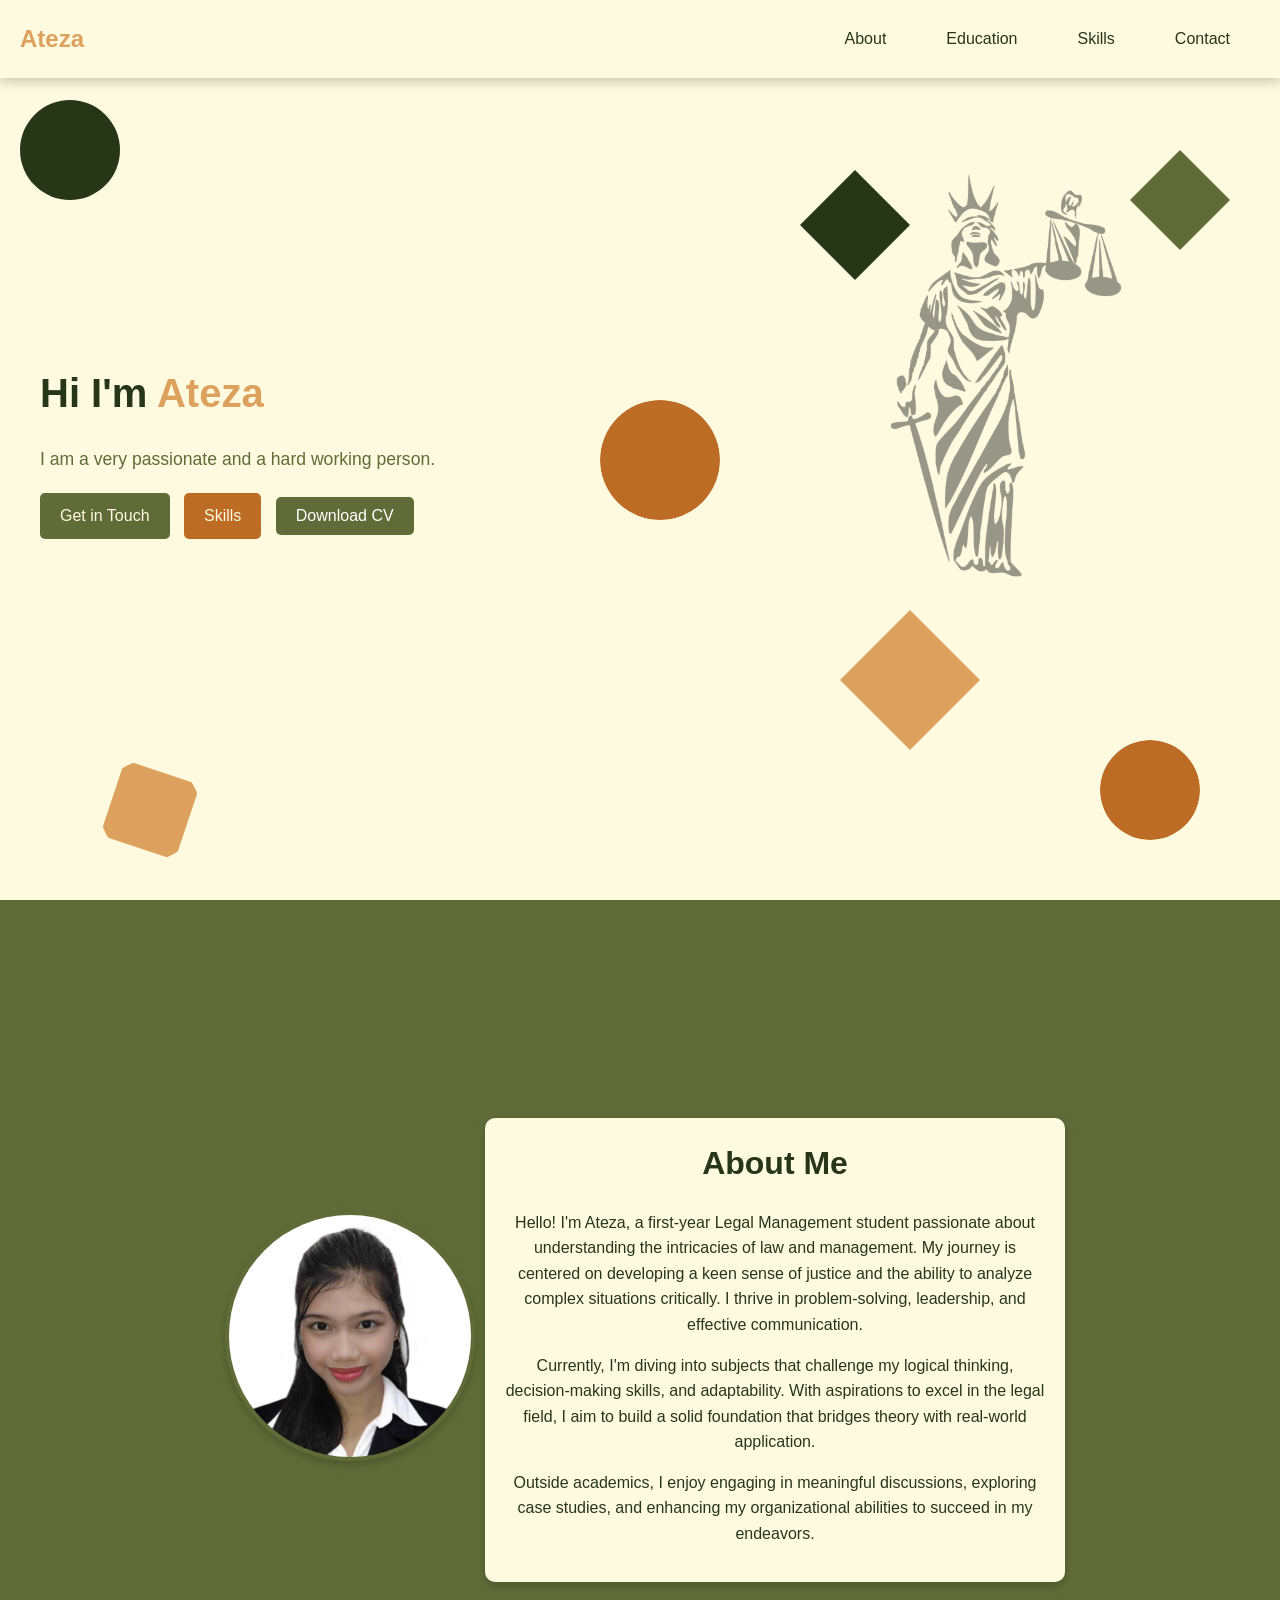
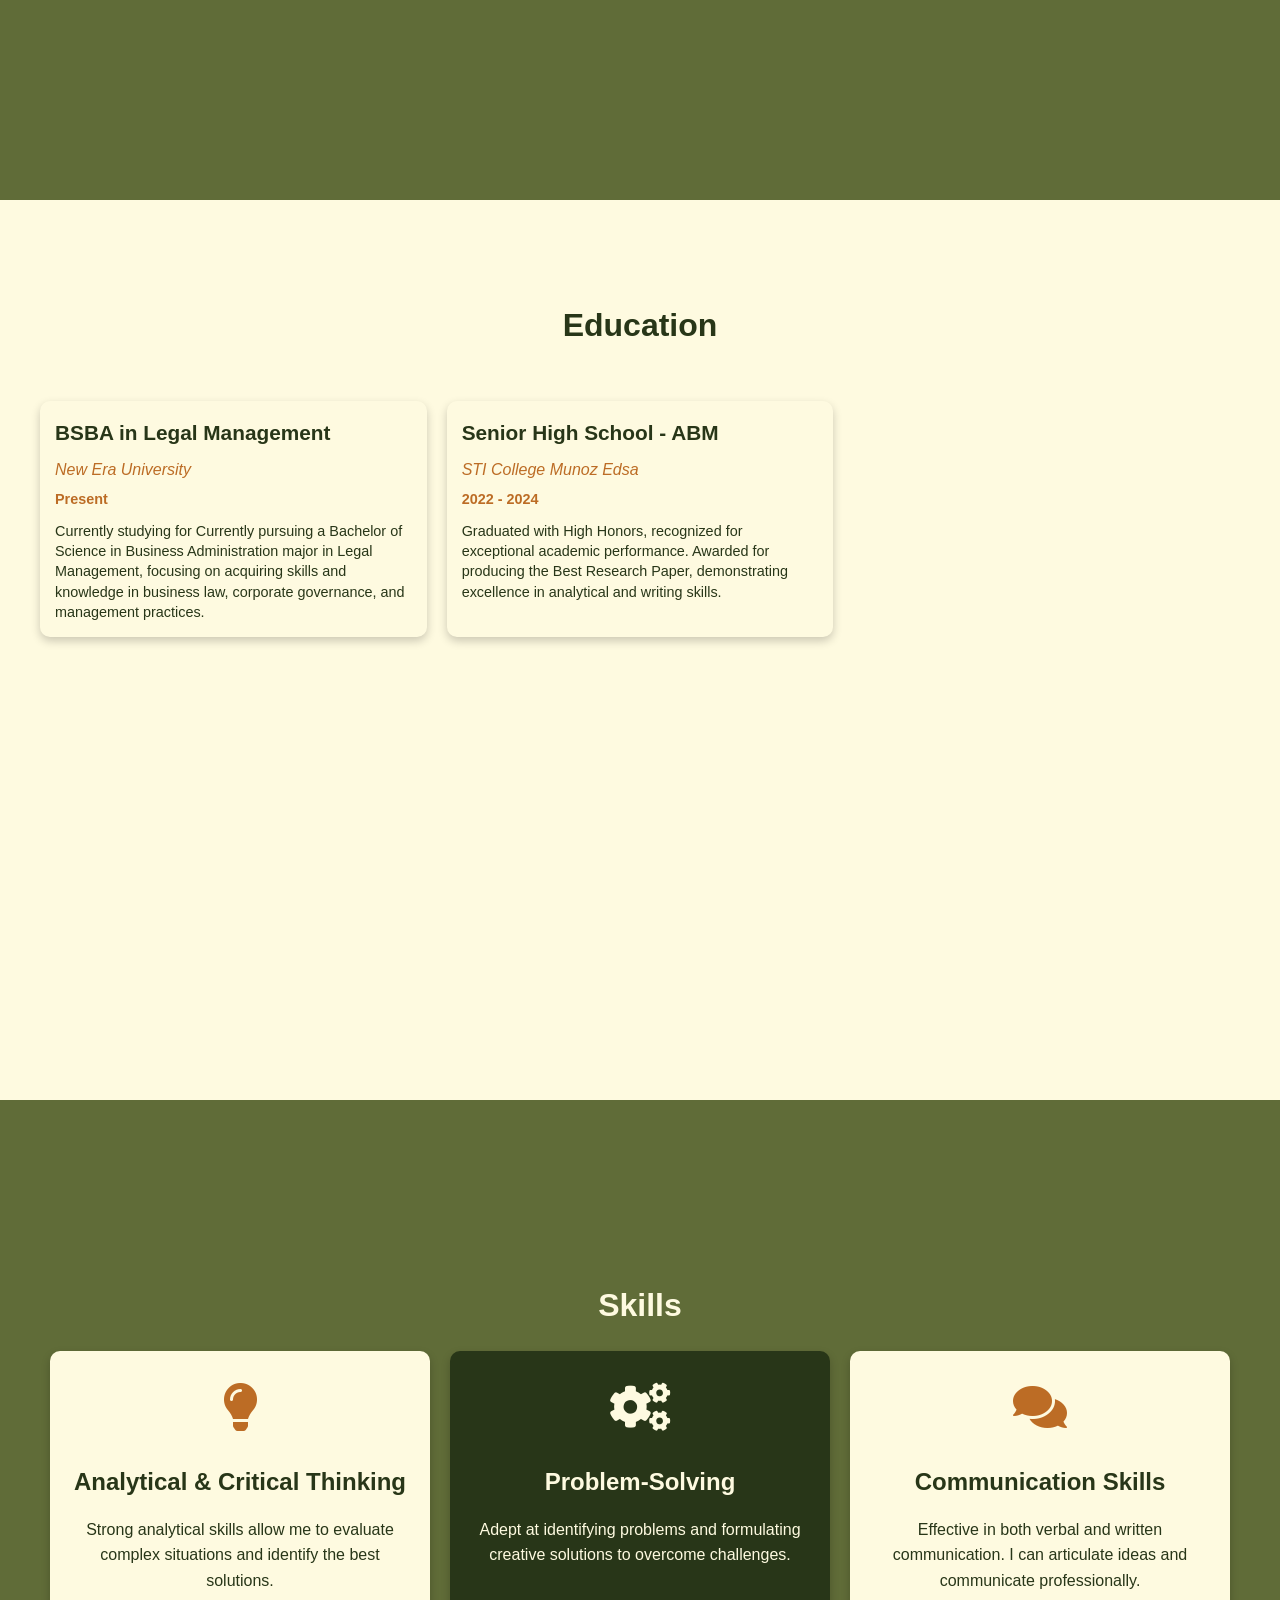
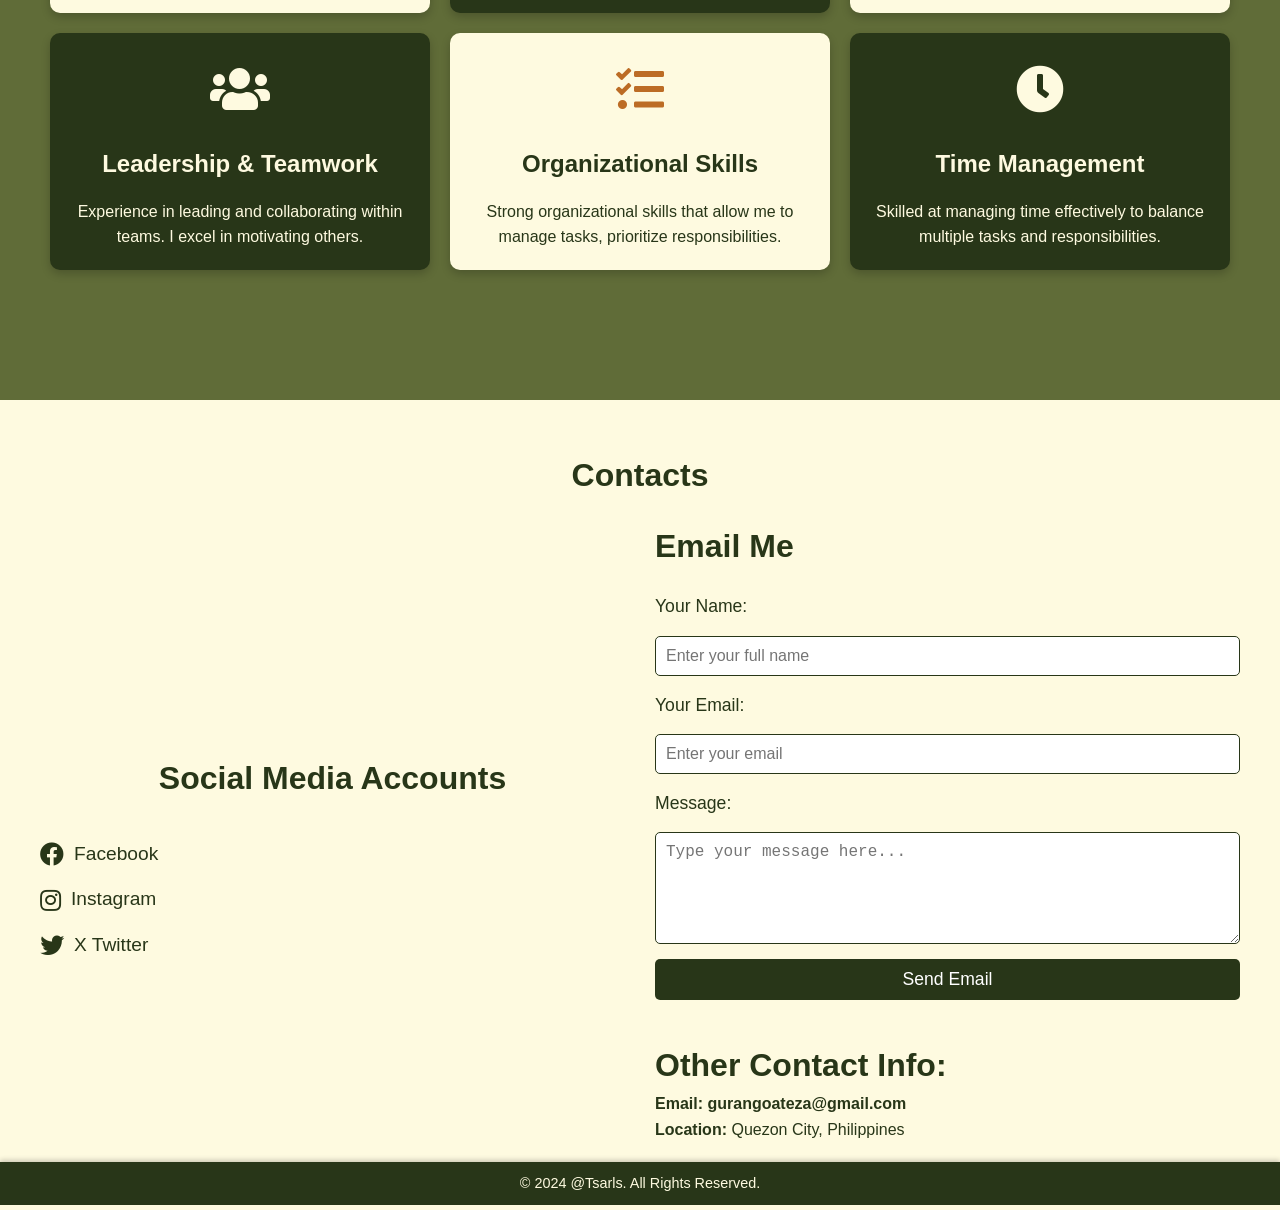
<file: index.html>
<!DOCTYPE html>
<html lang="en">
<head>
    <meta charset="UTF-8">
    <meta name="viewport" content="width=device-width, initial-scale=1.0">
    <title>Ateza Resume</title>
    <link rel="icon" href="assets/images/Legal-logo.png" type="image/png">
    <link rel="stylesheet" href="assets/css/style.css">
    <link rel="stylesheet" href="https://cdn.jsdelivr.net/npm/aos@2.3.4/dist/aos.css">
    <link href="https://cdnjs.cloudflare.com/ajax/libs/font-awesome/5.15.4/css/all.min.css" rel="stylesheet">
    <script src="https://cdn.jsdelivr.net/npm/aos@2.3.4/dist/aos.js"></script>
</head>
<body>
    <header>
        <nav class="navbar">
            <div class="logo">Ateza</div>
            <ul class="nav-links">
                <li><a href="#about">About</a></li>
                <li><a href="#education">Education</a></li>
                <li><a href="#skills">Skills</a></li>
                <li><a href="#contact">Contact</a></li>
            </ul>
            <div class="burger">
                <div class="line1"></div>
                <div class="line2"></div>
                <div class="line3"></div>
            </div>
        </nav>
    </header>

    <section id="home" class="welcome-section">
        <div class="content">
            <h1>Hi I'm <span>Ateza</span></h1>
            <p>I am a very passionate and a hard working person.</p>
            <div class="cta-buttons">
                <a href="#contact" class="btn-secondary">Get in Touch</a>
                <a href="#skills" class="btn-primary">Skills</a>
                <button onclick="downloadCV()" class="btn-download">Download CV</button>
            </div>
        </div>
        <div class="shapes-container">
            <img src="assets/images/Legal-logo.png" alt="">
            <div class="shape shape1"></div>
            <div class="shape shape2"></div>
            <div class="shape shape3"></div>
            <div class="shape shape4"></div>
            <div class="shape shape5"></div>
            <div class="shape shape6"></div>
            <div class="shape shape7"></div>
        </div>
    </section>

    <!-- About Section -->
    <section id="about">
        <div class="about-container" data-aos="fade-up">
            <div class="about-image" data-aos="zoom-in">
                <img src="assets/images/Pic.jpg" alt="Your Photo">
            </div>
            <div class="about-content" data-aos="fade-left">
                <h2>About Me</h2>
                <p>Hello! I'm Ateza, a first-year Legal Management student passionate about understanding the intricacies of law and management. My journey is centered on developing a keen sense of justice and the ability to analyze complex situations critically. I thrive in problem-solving, leadership, and effective communication.</p>
                <p>Currently, I'm diving into subjects that challenge my logical thinking, decision-making skills, and adaptability. With aspirations to excel in the legal field, I aim to build a solid foundation that bridges theory with real-world application.</p>
                <p>Outside academics, I enjoy engaging in meaningful discussions, exploring case studies, and enhancing my organizational abilities to succeed in my endeavors.</p>
            </div>
        </div>
    </section>


<!-- Education Section -->
<section id="education">
    <h2>Education</h2>
    <div class="education-container">
        <!-- First Education Entry -->
        <div class="education-card">
            <h3>BSBA in Legal Management</h3>
            <p class="institution">New Era University</p>
            <p class="year">Present</p>
            <p class="description">
                Currently studying for Currently pursuing a Bachelor of Science in Business Administration major in Legal Management, focusing on acquiring skills and knowledge in business law, corporate governance, and management practices.
            </p>
        </div>

        <!-- Second Education Entry -->
        <div class="education-card">
            <h3>Senior High School - ABM</h3>
            <p class="institution">STI College Munoz Edsa</p>
            <p class="year">2022 - 2024</p>
            <p class="description">
                Graduated with High Honors, recognized for exceptional academic performance. Awarded for producing the Best Research Paper, demonstrating excellence in analytical and writing skills.
            </p>
        </div>

    </div>
</section>

 <!-- Skills Section -->
<section id="skills">
    <h2>Skills</h2>
    <div class="skills-container">
        <!-- Analytical and Critical Thinking -->
        <div class="skill-card cream">
            <div class="skill-icon">
                <i class="fas fa-lightbulb"></i>
            </div>
            <h3>Analytical & Critical Thinking</h3>
            <p>Strong analytical skills allow me to evaluate complex situations and identify the best solutions.</p>
        </div>

         <!-- Problem Solving Skills -->
         <div class="skill-card dark-green">
            <div class="skill-icon">
                <i class="fas fa-cogs"></i>
            </div>
            <h3>Problem-Solving</h3>
            <p>Adept at identifying problems and formulating creative solutions to overcome challenges.</p>
        </div>

        <!-- Communication Skills -->
        <div class="skill-card cream">
            <div class="skill-icon">
                <i class="fas fa-comments"></i>
            </div>
            <h3>Communication Skills</h3>
            <p>Effective in both verbal and written communication. I can articulate ideas and communicate professionally.</p>
        </div>

        <!-- Leadership and Teamwork -->
        <div class="skill-card dark-green">
            <div class="skill-icon">
                <i class="fas fa-users"></i>
            </div>
            <h3>Leadership & Teamwork</h3>
            <p>Experience in leading and collaborating within teams. I excel in motivating others.</p>
        </div>

        <!-- Organizational Skills -->
        <div class="skill-card cream">
            <div class="skill-icon">
                <i class="fas fa-tasks"></i>
            </div>
            <h3>Organizational Skills</h3>
            <p>Strong organizational skills that allow me to manage tasks, prioritize responsibilities.</p>
        </div>

        <!-- Time Management -->
        <div class="skill-card dark-green">
            <div class="skill-icon">
                <i class="fas fa-clock"></i>
            </div>
            <h3>Time Management</h3>
            <p>Skilled at managing time effectively to balance multiple tasks and responsibilities.</p>
        </div>
    </div>
</section>
<section id="contact">
    <h2>Contacts</h2>
    <div class="contact-container">
        <!-- Left: Social Media Accounts -->
        <div class="social-links">
            <h2>Social Media Accounts</h2>
            <a href="https://www.facebook.com/atezahahahah" target="_blank" class="social-icon">
                <i class="fab fa-facebook"></i> Facebook
            </a>
            <a href="https://www.instagram.com/keeeiinnnn/profilecard/?igsh=MTF6dDJtejI3MmF1Zw==" target="_blank" class="social-icon">
                <i class="fab fa-instagram"></i> Instagram
            </a>
            <a href="https://twitter.com" target="_blank" class="social-icon">
                <i class="fab fa-twitter"></i> X Twitter 
            </a>
        </div>

        <!-- Right: Contact Details and Form -->
        <div class="contact-details">
            <h3>Email Me</h3>

            <!-- Form -->
            <form action="mailto:gurangoateza@gmail.com" method="post" enctype="text/plain" class="contact-form" onsubmit="return validateForm()">
                <label for="name">Your Name:</label>
                <input type="text" id="name" name="name" required pattern="[A-Za-z\s]+" placeholder="Enter your full name" title="Only letters and spaces are allowed" />

                <label for="email">Your Email:</label>
                <input type="email" id="email" name="email" required placeholder="Enter your email" />

                <label for="message">Message:</label>
                <textarea id="message" name="message" rows="5" cols="40" placeholder="Type your message here..." required></textarea>

                <button type="submit">Send Email</button>
            </form>

            <!-- Contact Details -->
            <div class="additional-info">
                <h3>Other Contact Info:</h3>
                <p><strong>Email:</strong> <a href="mailto:gurangoateza@gmail.com">gurangoateza@gmail.com</a></p>
                <p><strong>Location:</strong> Quezon City, Philippines</p>
            </div>
        </div>
    </div>
</section>

    <footer>
        <div>
            <p>&copy; 2024 @Tsarls. All Rights Reserved.</p>
        </div>
    </footer>
<script src="assets/js/script.js"></script>
<script src="https://cdn.emailjs.com/dist/email.min.js"></script>
</body>
</html>
</file>
<file: assets/css/style.css>
/* Color Palette */
:root {
    --green-dark: #283618;
    --green-light: #606C38;
    --cream: #FEFAE0;
    --brown-light: #DDA15E;
    --brown-dark: #BC6C25;
}

html {
    scroll-behavior: smooth;
}

* {
    margin: 0;
    padding: 0;
    box-sizing: border-box;
}

body {
    font-family: Arial, sans-serif;
    line-height: 1.6;
    background: var(--cream);
    color: var(--green-dark);
}

header {
    position: fixed;
    top: 0;
    width: 100%;
    background: var(--cream);
    color: white;
    z-index: 1000;
    margin-bottom: 30px;
}

.navbar {
    display: flex;
    justify-content: space-between;
    align-items: center;
    padding: 20px 20px;
    box-shadow: 0px 4px 10px rgba(0, 0, 0, 0.2);
}

.logo {
    font-size: 1.5rem;
    font-weight: bold;
    color: var(--brown-light);
}

.nav-links {
    display: flex;
    list-style: none;
}

.nav-links li {
    margin: 0 30px;
}

.nav-links a {
    text-decoration: none;
    color: var(--green-dark);
    font-size: 1rem;
    transition: color 0.3s ease-in-out;
}

.nav-links a:hover {
    color: var(--brown-light);
}

.burger {
    display: none;
    cursor: pointer;
    flex-direction: column;
    gap: 5px;
}

.burger div {
    width: 25px;
    height: 3px;
    background: var(--green-dark);
    transition: all 0.3s ease-in-out;
}

@media screen and (max-width: 768px) {
    .nav-links {
        display: none;
        flex-direction: column;
        background: var(--cream);
        position: absolute;
        top: 50px;
        right: 20px;
        width: 200px;
        text-align: center;
        border-radius: 15px;
        box-shadow: 0px 4px 10px rgba(0, 0, 0, 0.2);
    }

    .nav-links li {
        margin: 30px 10px;
    }

    .burger {
        display: flex;
    }

    .nav-links.active {
        display: flex;
    }

    .burger .line1.rotate1 {
        transform: rotate(45deg) translate(5px, 5px);
    }

    .burger .line2 {
        opacity: 0;
    }

    .burger .line3.rotate2 {
        transform: rotate(-45deg) translate(5px, -5px);
    }
}

/* Welcome Section */
.welcome-section {
    display: flex;
    justify-content: space-between;
    align-items: center;
    min-height: 100vh;
    padding: 40px;
    background: var(--cream);
}

.welcome-section .content {
    max-width: 50%;
    z-index: 2;
}

.welcome-section h1 {
    font-size: 2.5rem;
    color: var(--green-dark);
}

.welcome-section h1 span {
    color: var(--brown-light);
}

.welcome-section p {
    margin: 20px 0;
    font-size: 1.1rem;
    color: var(--green-light);
}

.btn-download {
    display: inline-block;
    padding: 10px 20px;
    margin-right: 10px;
    background-color: var(--green-light);
    color: white;
    text-align: center;
    text-decoration: none;
    font-size: 16px;
    border-radius: 5px;
    border: none;
    cursor: pointer;
    transition: background 0.3s ease;
}

.btn-download:hover {
    background: var(--green-dark);
}

.cta-buttons {
    margin-top: 20px;
}

.cta-buttons .btn-primary,
.cta-buttons .btn-secondary {
    display: inline-block;
    padding: 10px 20px;
    margin-right: 10px;
    font-size: 1rem;
    text-decoration: none;
    border-radius: 5px;
    transition: all 0.3s ease-in-out;

}

.cta-buttons .btn-primary {
    background: var(--brown-dark);
    color: var(--cream);
}

.cta-buttons .btn-primary:hover {
    background: var(--brown-light);
}

.cta-buttons .btn-secondary {
    background: var(--green-light);
    color: var(--cream);
}

.cta-buttons .btn-secondary:hover {
    background: var(--green-dark);
}


/* Container for the shapes */
.shapes-container {
    position: absolute;
    top: 0;
    left: 0;
    width: 100%;
    height: 100%;
    z-index: 1; 
    pointer-events: none; 
    overflow: hidden;
}

/* Shared styles for shapes */
.shape {
    position: absolute;
    width: 100px;
    height: 100px;
    border-radius: 50%;
    transition: transform 0.3s ease-in-out;
    pointer-events: auto; 
}

.shapes-container img {
    position: absolute;
    top: 150px;
    left: 750px;
    width: 40%; 
    height: auto;
    z-index: 1;
    opacity: 40%; 
    pointer-events: none;
}


.shape:hover {
    transform: scale(1.1) rotate(10deg);
}

/* Unique positions and designs for each shape */
.shape1 {
    background: var(--green-dark);
    top: 100px;
    left: 20px;
}

.shape2 {
    background: var(--green-light);
    clip-path: polygon(50% 0%, 100% 50%, 50% 100%, 0% 50%);
    top: 150px;
    right: 50px;
}

.shape3 {
    background: var(--brown-light);
    clip-path: polygon(25% 0%, 100% 25%, 75% 100%, 0% 75%);
    bottom: 40px;
    left: 100px;
}

.shape4 {
    background: var(--brown-dark);
    clip-path: circle(50% at 50% 50%);
    bottom: 60px;
    right: 80px;
}

.shape5 {
    background: var(--brown-dark);
    clip-path: circle(50% at 50% 50%);
    top: 400px;
    left: 600px;
    width: 120px;
    height: 120px;
}

.shape6 {
    background: var(--brown-light);
    clip-path: polygon(50% 0%, 100% 50%, 50% 100%, 0% 50%);
    bottom: 150px;
    right: 300px;
    width: 140px;
    height: 140px;
}

.shape7{
    background: var(--green-dark);
    clip-path: polygon(50% 0%, 100% 50%, 50% 100%, 0% 50%);
    top: 170px;
    left: 800px;
    width: 110px;
    height: 110px;
}


@media screen and (max-width: 768px) {
    .welcome-section {
        flex-direction: column;
        text-align: center;
        margin-top: 200px;
    }

    .welcome-section .content {
        max-width: 100%;
    }

    .shapes {
        justify-content: center;
    }

    .shapes-container img {
        position: static; 
        width: 70%; 
        margin: 150px 150px 10px auto; 
        display: block;  
        opacity: 10%;
    }
}

/* About Section */
#about {
    padding: 60px 20px;
    background: var(--green-light);
    color: var(--cream);
    text-align: center;
    min-height: 100vh; 
    display: flex; 
    flex-direction: column; 
    justify-content: center;
    align-items: center;
}

.about-container {
    display: flex;
    align-items: center;
    justify-content: space-between;
    max-width: 1200px;
    margin: 0 auto;
    padding: 20px;
    flex-wrap: wrap; 
}

.about-image {
    flex: 1;
    text-align: center;
    margin-bottom: 20px; 
}

.about-image img {
    max-width: 250px;
    border-radius: 50%;
    border: 4px solid var(--green-light);
    box-shadow: 0px 4px 10px rgba(0, 0, 0, 0.2);
}

.about-content {
    flex: 2;
    padding: 20px;
    color: var(--green-dark);
    background: var(--cream);
    border-radius: 10px;
    box-shadow: 0px 4px 10px rgba(0, 0, 0, 0.2);
    max-width: 600px; 
}

.about-content h2 {
    font-size: 2rem;
    margin-bottom: 20px;
}

.about-content p {
    margin-bottom: 15px;
    line-height: 1.6;
    color: var(--green-dark);
}

@media screen and (max-width: 768px) {
    #about {
        padding: 40px 20px;
    }

    .about-container {
        flex-direction: column; 
        align-items: center; 
    }

    .about-image img {
        max-width: 200px;
    }

    .about-content {
        padding: 20px;
        max-width: 100%; 
    }

    .about-content h2 {
        font-size: 1.8rem; 
    }

    .about-content p {
        font-size: 1rem; 
    }
}

/* Education Section */
#education {
    height: auto; /* Adjust to content for smaller screens */
    padding: 50px 20px;
    background: var(--cream);
    color: var(--green-dark);
    text-align: center;
    box-sizing: border-box; 
    min-height: 100vh;
}

#education h2 {
    margin-top: 50px;
    font-size: 2rem; 
    margin-bottom: 50px;
    color: var(--green-dark);
}

.education-container {
    max-width: 100%; 
    margin: 0 auto;
    display: grid;
    grid-template-columns: repeat(3, 1fr); 
    gap: 20px;
    padding: 0 20px; 
}

.education-card {
    padding: 15px;
    background: var(--white);
    border-radius: 10px;
    box-shadow: 0px 4px 10px rgba(0, 0, 0, 0.2);
    text-align: left;
    transition: transform 0.3s ease, box-shadow 0.3s ease;
}

.education-card:hover {
    transform: translateY(-10px);
    box-shadow: 0px 6px 15px rgba(0, 0, 0, 0.3);
}

.education-card h3 {
    font-size: 1.3rem; 
    color: var(--green-dark);
    margin-bottom: 8px;
}

.education-card .institution {
    font-size: 1rem; 
    font-style: italic;
    margin-bottom: 5px;
    color: var(--brown-dark);
}

.education-card .year {
    font-size: 0.9rem; 
    font-weight: bold;
    color: var(--brown-dark);
    margin-bottom: 10px;
}

.education-card .description {
    font-size: 0.9rem; 
    color: var(--green-dark);
    line-height: 1.4;
}

@media (max-width: 992px) {
    .education-container {
        grid-template-columns: repeat(2, 1fr); /* 2 cards per row for tablets */
        gap: 15px; /* Reduce the gap for smaller screens */
    }

    #education h2 {
        font-size: 1.8rem; /* Reduce title size slightly */
    }
}

@media (max-width: 768px) {
    .education-container {
        grid-template-columns: 1fr; /* 1 card per row for smaller screens */
    }

    .education-card {
        padding: 20px; /* Add more padding for readability */
    }

    .education-card h3 {
        font-size: 1.2rem;
    }

    .education-card .description {
        font-size: 0.85rem;
    }
}

@media (max-width: 480px) {
    #education h2 {
        font-size: 1.5rem; /* Further reduce title size for mobile */
        margin-bottom: 30px;
    }

    .education-card h3 {
        font-size: 1rem; /* Smaller heading for mobile */
    }

    .education-card .description {
        font-size: 0.8rem; /* Smaller text for mobile readability */
        line-height: 1.3;
    }

    .education-container {
        padding: 0 10px; /* Reduce padding for small screens */
    }
}


/* Skills Section */
#skills {
    padding: 50px;
    text-align: center;
    background: var(--green-light);
    color: var(--green-dark);
    min-height: 100vh; 
    display: flex;
    flex-direction: column;
    justify-content: center;
}


#skills h2 {
    font-size: 2rem;
    margin-bottom: 20px;
    margin-top: 50px;
    color: var(--cream);
}

.skills-container {
    max-width: 1200px;
    margin: 0 auto;
    display: grid;
    grid-template-columns: repeat(3, 1fr); 
    gap: 20px;
}

.skill-card {
    padding: 20px;
    border-radius: 10px;
    box-shadow: 0px 4px 10px rgba(0, 0, 0, 0.2);
    text-align: center;
    transition: transform 0.3s ease-in-out;
    opacity: 0;
}

.skill-card.cream {
    background: var(--cream);
    color: var(--green-dark);
}

.skill-card.dark-green {
    background: var(--green-dark);
    color: var(--cream);
}

.skill-card.dark-green .skill-icon {
    color: var(--cream); 
}

.skill-card:hover {
    transform: translateY(-10px);
    box-shadow: 0px 6px 15px rgba(0, 0, 0, 0.3);
}


.skill-icon {
    font-size: 3rem;
    color: var(--brown-dark);
    margin-bottom: 15px;
}

.skill-card.dark-green .skill-icon {
    color: var(--cream);
}

.skill-card h3 {
    font-size: 1.5rem;
    margin-bottom: 15px;
    color: inherit;
}

.skill-card p {
    font-size: 1rem;
    line-height: 1.6;
    color: inherit;
}

@media screen and (max-width: 768px) {
    .skills-container {
        grid-template-columns: 1fr; 
    }
}

@keyframes fadeInOnScroll {
    from {
        opacity: 0;
        transform: translateY(50px);
    }
    to {
        opacity: 1;
        transform: translateY(0);
    }
}

.skill-card {
    animation: fadeInOnScroll 1s ease-out forwards;
}

.skill-card.cream {
    animation-delay: 0.1s;
}

.skill-card.dark-green {
    animation-delay: 0.2s;
}


@media screen and (max-width: 600px) {
    #skills {
        padding: 20px;
    }

    .skills-container {
        grid-template-columns: 1fr; 
    }

    .skill-card {
        padding: 15px;
        font-size: 0.9rem; 
    }
}



#contacts {
    padding: 50px;
    background: var(--cream);
    color: var(--green-dark);
}

#contact h2 {
    font-size: 2rem;
    margin-bottom: 20px;
    margin-top: 50px;
    color: var(--green-dark);
    text-align: center;
}

.contact-container {
    display: grid;
    grid-template-columns: 1fr 1fr; 
    gap: 30px;
    align-items: center;
    max-width: 1200px;
    margin: 0 auto;
    margin-bottom: 20px;
}

.social-links {
    display: flex;
    flex-direction: column;
    gap: 15px;
}

.social-icon {
    display: flex;
    align-items: center;
    text-decoration: none;
    color: var(--green-dark);
    font-size: 1.2rem;
    transition: color 0.3s ease;
}

.social-icon i {
    font-size: 1.5rem;
    margin-right: 10px;
}

.social-icon:hover {
    color: var(--green-light);
}

.contact-details {
    display: flex;
    flex-direction: column;
    gap: 20px;
}

.contact-details h3 {
    font-size: 2rem;
    color: var(--green-dark);
}

.contact-form {
    display: flex;
    flex-direction: column;
    gap: 15px;
}

.additional-info {
    margin-top: 20px;
    font-size: 1rem;
    color: var(--green-dark);
}

.additional-info a {
    color: var(--green-dark);
    text-decoration: none;
    font-weight: bold;
}

.additional-info a:hover {
    text-decoration: underline;
}

.contact-form label {
    font-size: 1.1rem;
    color: var(--green-dark);
}

.contact-form input,
.contact-form textarea {
    padding: 10px;
    border-radius: 5px;
    border: 1px solid var(--green-dark);
    font-size: 1rem;
}

.contact-form input[type="text"]:focus,
.contact-form input[type="email"]:focus,
.contact-form textarea:focus {
    outline: none;
    border-color: var(--green-light);
}

.contact-form button {
    padding: 10px;
    background-color: var(--green-dark);
    color: white;
    border: none;
    border-radius: 5px;
    font-size: 1.1rem;
    cursor: pointer;
    transition: background-color 0.3s ease;
}

.contact-form button:hover {
    background-color: var(--green-light);
}


@media screen and (max-width: 768px) {
    .contact-container {
        padding: 30px;
        grid-template-columns: 1fr; 
        text-align: center;
    }

    .social-links {
        align-items: center;
    }

    .contact-details {
        text-align: center; 
    }

    .contact-details h3 {
        font-size: 1.6rem; 
    }

    .contact-form input,
    .contact-form textarea,
    .contact-form button {
        width: 100%; 
    }

    .contact-form label {
        font-size: 1rem; 
    }

    .contact-form input,
    .contact-form textarea {
        font-size: 0.9rem;
    }
}

footer {
    background: var(--green-dark);
    color: var(--cream);
    text-align: center;
    padding: 10px 20px;
    font-size: 0.9rem;
    box-shadow: 0px -2px 5px rgba(0, 0, 0, 0.2);
}

@media screen and (max-width: 480px) {
    footer {
        font-size: 0.8rem; 
        padding: 10px 15px; 
    }
}
</file>
